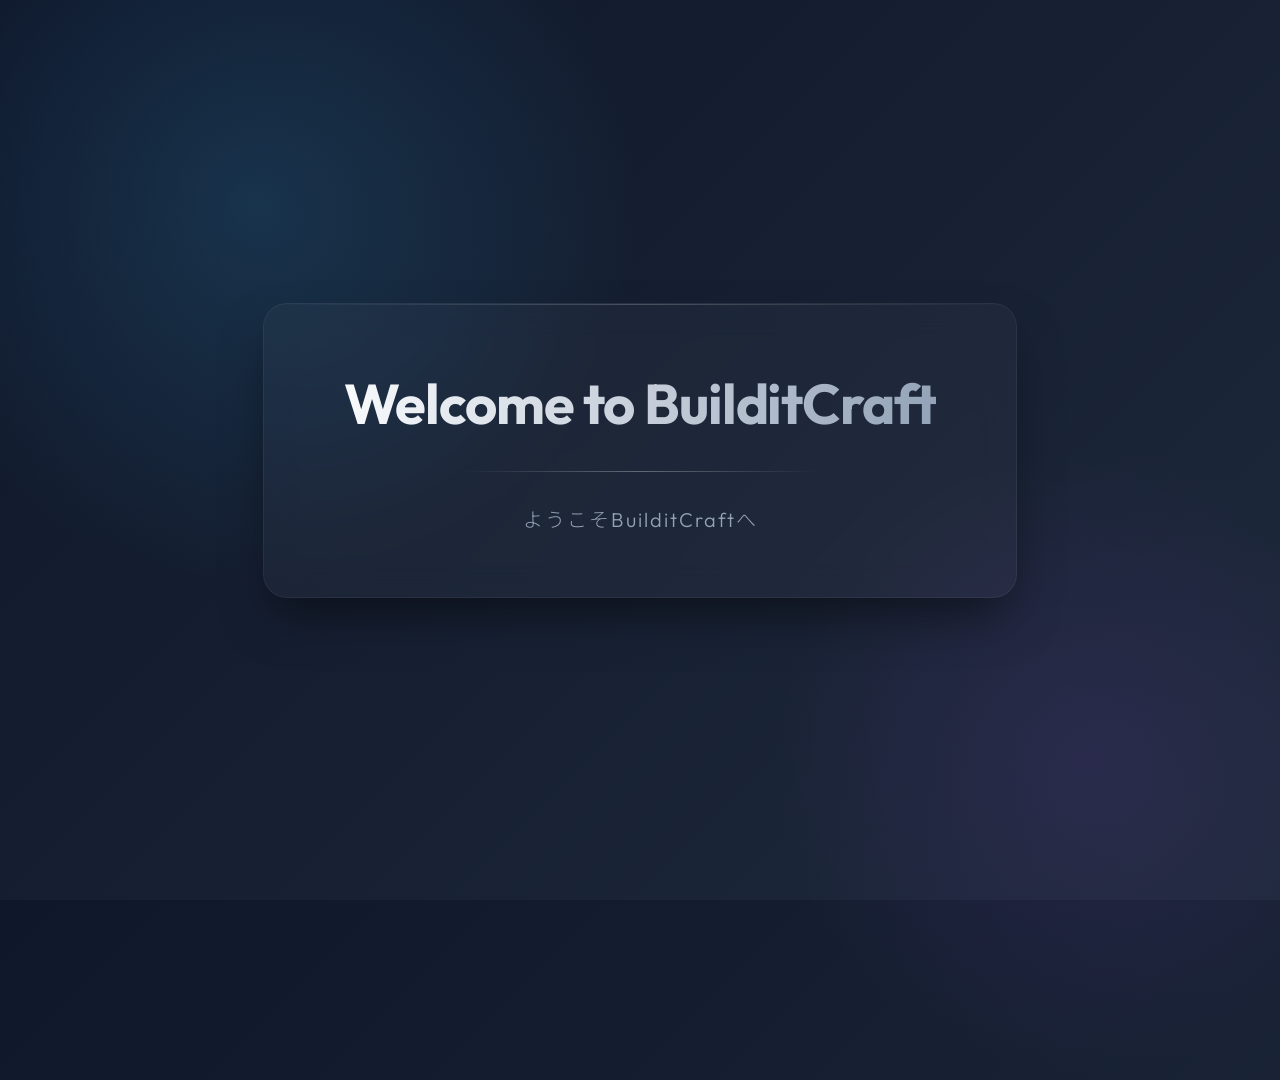
<file: index.html>
<!DOCTYPE html>
<html lang="ja">

<head>
    <meta charset="UTF-8">
    <meta name="viewport" content="width=device-width, initial-scale=1.0">
    <title>Welcome to BuilditCraft</title>
    <!-- 現代的で洗練されたフォントを読み込み -->
    <link rel="preconnect" href="https://fonts.googleapis.com">
    <link rel="preconnect" href="https://fonts.gstatic.com" crossorigin>
    <link
        href="https://fonts.googleapis.com/css2?family=Outfit:wght@300;500;700&family=Noto+Sans+JP:wght@300;400;500&display=swap"
        rel="stylesheet">

    <style>
        :root {
            --bg-color-1: #0f172a;
            /* 深いネイビー */
            --bg-color-2: #1e293b;
            /* 落ち着いたダークブルー */
            --text-primary: #f8fafc;
            --text-secondary: #94a3b8;
            --accent-glow: rgba(56, 189, 248, 0.15);
        }

        * {
            margin: 0;
            padding: 0;
            box-sizing: border-box;
        }

        body {
            font-family: 'Outfit', 'Noto Sans JP', sans-serif;
            background: linear-gradient(135deg, var(--bg-color-1) 0%, var(--bg-color-2) 100%);
            color: var(--text-primary);
            min-height: 100vh;
            display: flex;
            justify-content: center;
            align-items: center;
            overflow: hidden;
            position: relative;
        }

        /* 背景のかすかな光の装飾 */
        .ambient-light {
            position: absolute;
            width: 60vw;
            height: 60vw;
            background: radial-gradient(circle, var(--accent-glow) 0%, transparent 70%);
            border-radius: 50%;
            top: -20vh;
            left: -10vw;
            z-index: 0;
            pointer-events: none;
        }

        .ambient-light-2 {
            position: absolute;
            width: 50vw;
            height: 50vw;
            background: radial-gradient(circle, rgba(168, 85, 247, 0.1) 0%, transparent 70%);
            border-radius: 50%;
            bottom: -20vh;
            right: -10vw;
            z-index: 0;
            pointer-events: none;
        }

        /* メインコンテナ（グラスモーフィズム） */
        .glass-container {
            position: relative;
            z-index: 1;
            background: rgba(255, 255, 255, 0.03);
            backdrop-filter: blur(16px);
            -webkit-backdrop-filter: blur(16px);
            border: 1px solid rgba(255, 255, 255, 0.05);
            border-radius: 24px;
            padding: 4rem 5rem;
            text-align: center;
            box-shadow: 0 25px 50px -12px rgba(0, 0, 0, 0.5);
            opacity: 0;
            transform: translateY(30px);
            animation: fadeUp 1s cubic-bezier(0.16, 1, 0.3, 1) forwards;
            max-width: 90%;
        }

        .glass-container::before {
            content: '';
            position: absolute;
            top: 0;
            left: 0;
            right: 0;
            height: 1px;
            background: linear-gradient(90deg, transparent, rgba(255, 255, 255, 0.2), transparent);
            border-radius: 24px 24px 0 0;
        }

        /* 英語タイトル */
        h1 {
            font-size: 3.5rem;
            font-weight: 700;
            letter-spacing: -0.02em;
            margin-bottom: 1rem;
            background: linear-gradient(to right, #f8fafc, #94a3b8);
            -webkit-background-clip: text;
            -webkit-text-fill-color: transparent;
            background-clip: text;
            opacity: 0;
            transform: translateY(20px);
            animation: fadeUpItem 0.8s cubic-bezier(0.16, 1, 0.3, 1) 0.3s forwards;
        }

        /* 日本語テキスト */
        p.subtitle {
            font-size: 1.25rem;
            font-weight: 300;
            color: var(--text-secondary);
            letter-spacing: 0.1em;
            opacity: 0;
            transform: translateY(20px);
            animation: fadeUpItem 0.8s cubic-bezier(0.16, 1, 0.3, 1) 0.5s forwards;
        }

        /* 装飾的なライン */
        .decorative-line {
            width: 0px;
            height: 1px;
            background: linear-gradient(90deg, transparent, rgba(255, 255, 255, 0.3), transparent);
            margin: 2rem auto;
            animation: expandLine 1s cubic-bezier(0.16, 1, 0.3, 1) 0.8s forwards;
        }

        /* アニメーション定義 */
        @keyframes fadeUp {
            from {
                opacity: 0;
                transform: translateY(30px);
            }

            to {
                opacity: 1;
                transform: translateY(0);
            }
        }

        @keyframes fadeUpItem {
            from {
                opacity: 0;
                transform: translateY(20px);
            }

            to {
                opacity: 1;
                transform: translateY(0);
            }
        }

        @keyframes expandLine {
            from {
                width: 0px;
            }

            to {
                width: 60%;
            }
        }

        /* レスポンシブ対応 */
        @media (max-width: 768px) {
            .glass-container {
                padding: 3rem 2rem;
            }

            h1 {
                font-size: 2.5rem;
            }

            p.subtitle {
                font-size: 1rem;
            }
        }
    </style>
</head>

<body>
    <!-- 背景の光の装飾 -->
    <div class="ambient-light"></div>
    <div class="ambient-light-2"></div>

    <!-- メインコンテンツ -->
    <div class="glass-container">
        <h1>Welcome to BuilditCraft</h1>
        <div class="decorative-line"></div>
        <p class="subtitle">ようこそBuilditCraftへ</p>
    </div>
</body>

</html>
</file>
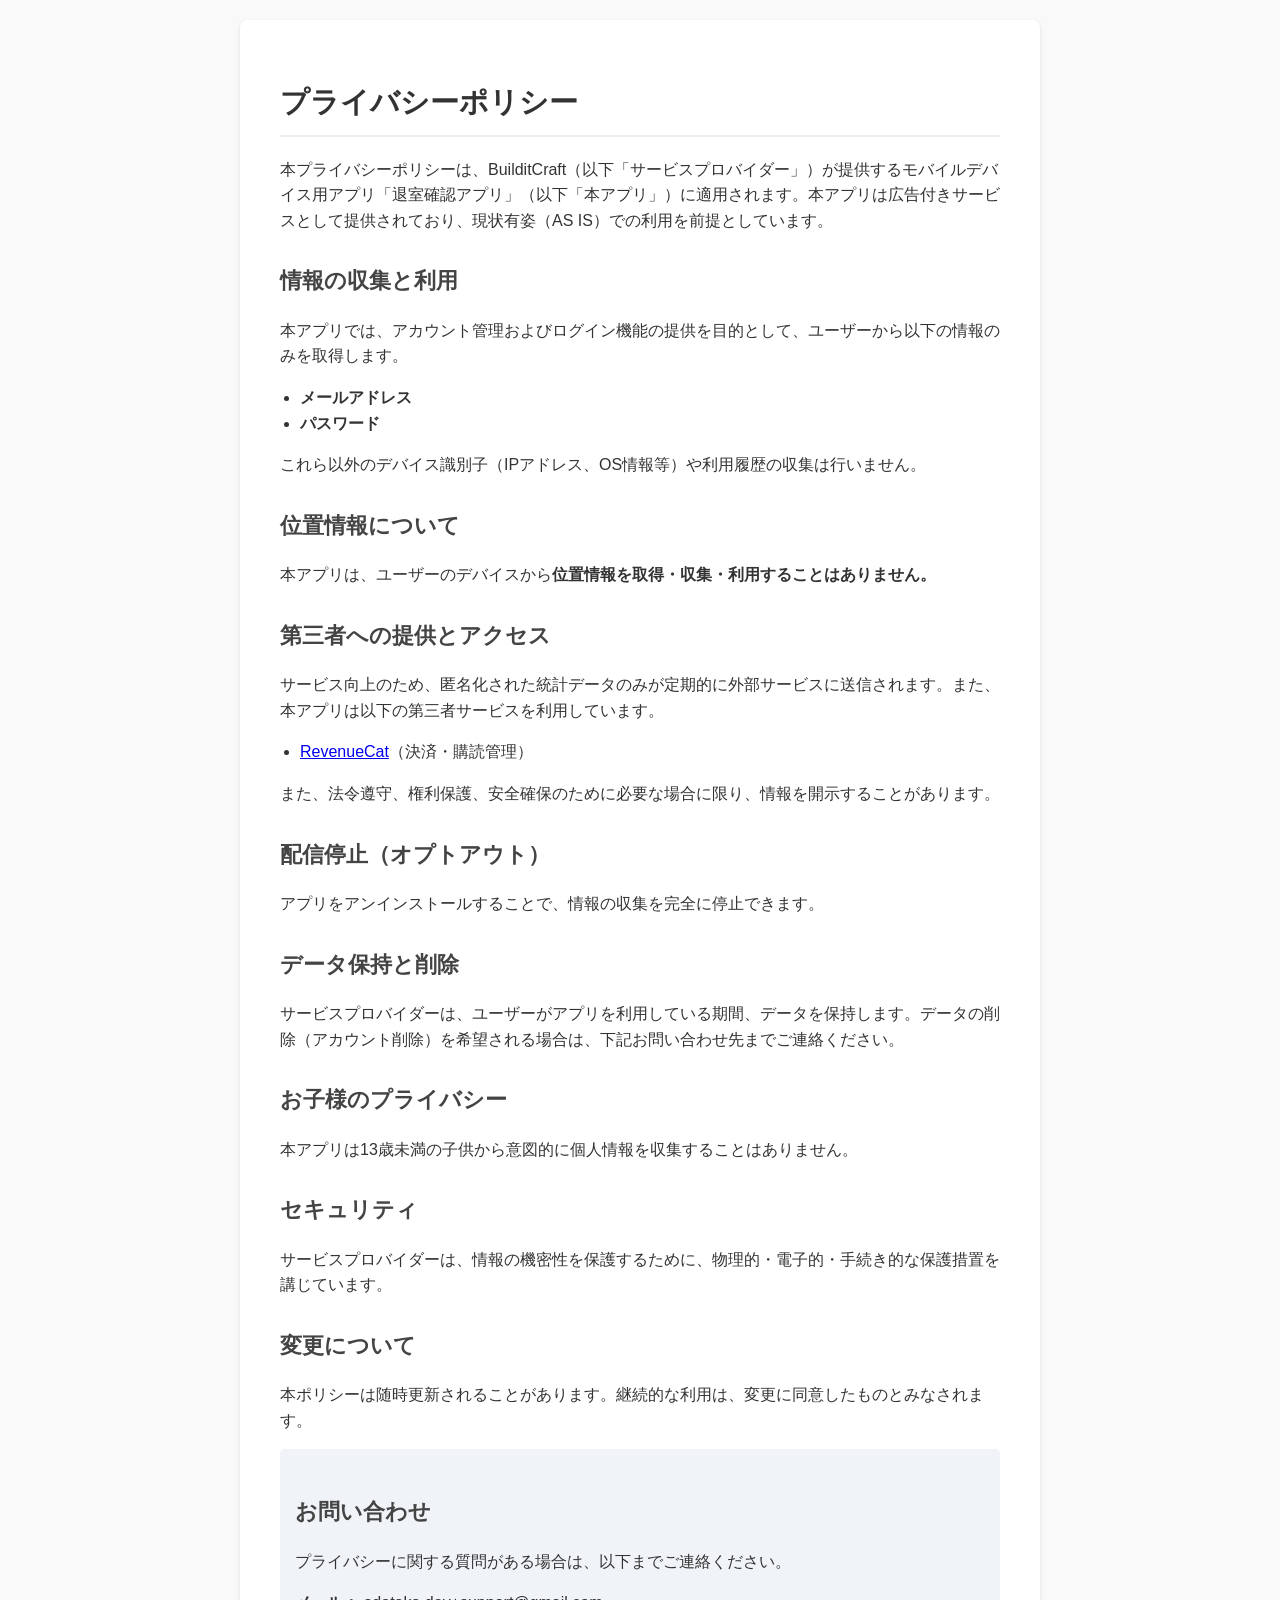
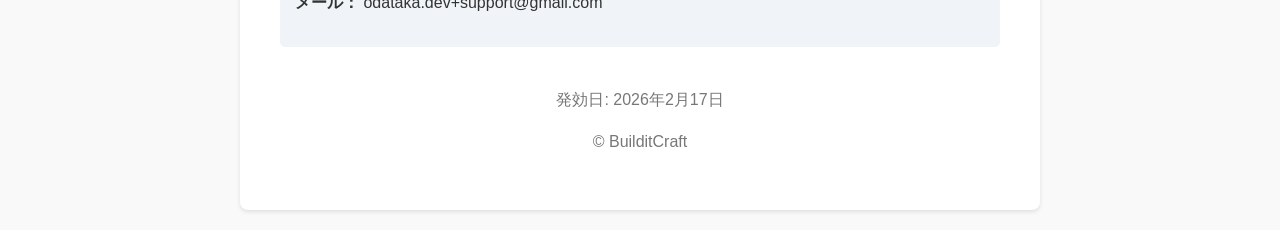
<file: floor_check/index.html>
<!DOCTYPE html>
<html lang="ja">

<head>
    <meta charset="UTF-8">
    <meta name="viewport" content="width=device-width, initial-scale=1.0">
    <title>プライバシーポリシー - 退室確認アプリ</title>
    <style>
        body {
            font-family: -apple-system, BlinkMacSystemFont, "Segoe UI", Roboto, "Helvetica Neue", Arial, sans-serif;
            line-height: 1.6;
            color: #333;
            max-width: 800px;
            margin: 0 auto;
            padding: 20px;
            background-color: #f9f9f9;
        }

        .container {
            background: #fff;
            padding: 40px;
            border-radius: 8px;
            box-shadow: 0 2px 4px rgba(0, 0, 0, 0.1);
        }

        h1 {
            font-size: 1.8rem;
            border-bottom: 2px solid #eee;
            padding-bottom: 10px;
        }

        h2 {
            font-size: 1.4rem;
            margin-top: 30px;
            color: #444;
        }

        p,
        li {
            font-size: 1rem;
        }

        ul {
            padding-left: 20px;
        }

        footer {
            margin-top: 40px;
            font-size: 0.9rem;
            color: #777;
            text-align: center;
        }

        .contact {
            background: #f0f4f8;
            padding: 15px;
            border-radius: 5px;
        }
    </style>
</head>

<body>
    <div class="container">
        <h1>プライバシーポリシー</h1>
        <p>本プライバシーポリシーは、BuilditCraft（以下「サービスプロバイダー」）が提供するモバイルデバイス用アプリ「退室確認アプリ」（以下「本アプリ」）に適用されます。本アプリは広告付きサービスとして提供されており、現状有姿（AS
            IS）での利用を前提としています。</p>

        <h2>情報の収集と利用</h2>
        <p>本アプリでは、アカウント管理およびログイン機能の提供を目的として、ユーザーから以下の情報のみを取得します。</p>
        <ul>
            <li><strong>メールアドレス</strong></li>
            <li><strong>パスワード</strong></li>
        </ul>
        <p>これら以外のデバイス識別子（IPアドレス、OS情報等）や利用履歴の収集は行いません。</p>

        <h2>位置情報について</h2>
        <p>本アプリは、ユーザーのデバイスから<strong>位置情報を取得・収集・利用することはありません。</strong></p>

        <h2>第三者への提供とアクセス</h2>
        <p>サービス向上のため、匿名化された統計データのみが定期的に外部サービスに送信されます。また、本アプリは以下の第三者サービスを利用しています。</p>
        <ul>
            <li><a href="https://www.revenuecat.com/privacy" target="_blank" rel="noopener">RevenueCat</a>（決済・購読管理）</li>
        </ul>
        <p>また、法令遵守、権利保護、安全確保のために必要な場合に限り、情報を開示することがあります。</p>

        <h2>配信停止（オプトアウト）</h2>
        <p>アプリをアンインストールすることで、情報の収集を完全に停止できます。</p>

        <h2>データ保持と削除</h2>
        <p>サービスプロバイダーは、ユーザーがアプリを利用している期間、データを保持します。データの削除（アカウント削除）を希望される場合は、下記お問い合わせ先までご連絡ください。</p>

        <h2>お子様のプライバシー</h2>
        <p>本アプリは13歳未満の子供から意図的に個人情報を収集することはありません。</p>

        <h2>セキュリティ</h2>
        <p>サービスプロバイダーは、情報の機密性を保護するために、物理的・電子的・手続き的な保護措置を講じています。</p>

        <h2>変更について</h2>
        <p>本ポリシーは随時更新されることがあります。継続的な利用は、変更に同意したものとみなされます。</p>

        <div class="contact">
            <h2>お問い合わせ</h2>
            <p>プライバシーに関する質問がある場合は、以下までご連絡ください。</p>
            <p><strong>メール：</strong> odataka.dev+support@gmail.com</p>
        </div>

        <footer>
            <p>発効日: 2026年2月17日</p>
            <p>&copy; BuilditCraft</p>
        </footer>
    </div>
</body>

</html>
</file>
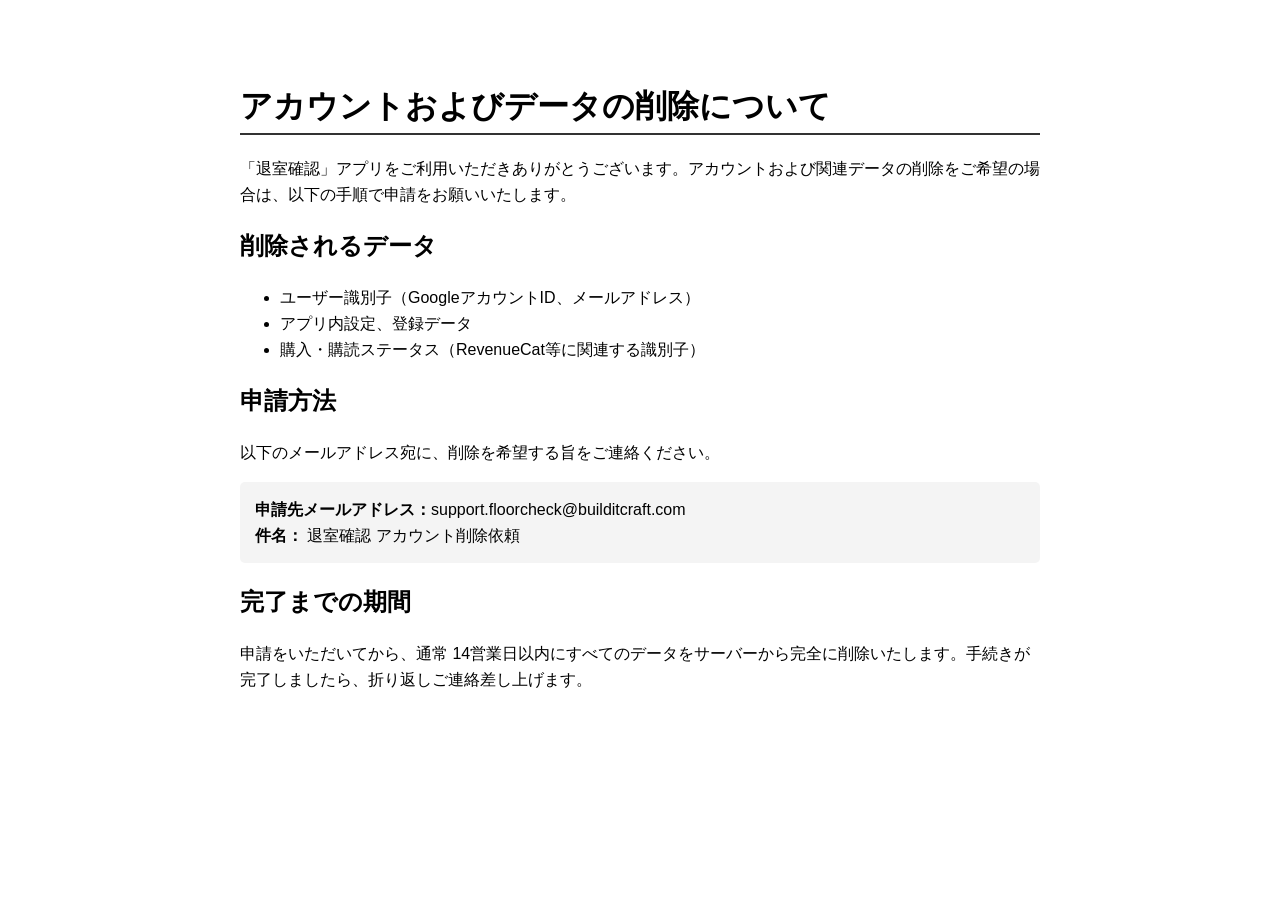
<file: floor_check/deletion.html>
<!DOCTYPE html>
<html lang="ja">

<head>
    <meta charset="UTF-8">
    <title>アカウント削除申請 - 退室確認</title>
    <style>
        body {
            font-family: sans-serif;
            line-height: 1.6;
            max-width: 800px;
            margin: 40px auto;
            padding: 20px;
        }

        h1 {
            border-bottom: 2px solid #333;
        }

        .contact {
            background: #f4f4f4;
            padding: 15px;
            border-radius: 5px;
        }
    </style>
</head>

<body>
    <h1>アカウントおよびデータの削除について</h1>
    <p>「退室確認」アプリをご利用いただきありがとうございます。アカウントおよび関連データの削除をご希望の場合は、以下の手順で申請をお願いいたします。</p>

    <h2>削除されるデータ</h2>
    <ul>
        <li>ユーザー識別子（GoogleアカウントID、メールアドレス）</li>
        <li>アプリ内設定、登録データ</li>
        <li>購入・購読ステータス（RevenueCat等に関連する識別子）</li>
    </ul>

    <h2>申請方法</h2>
    <p>以下のメールアドレス宛に、削除を希望する旨をご連絡ください。</p>
    <div class="contact">
        <strong>申請先メールアドレス：</strong>support.floorcheck@builditcraft.com<br>
        <strong>件名：</strong> 退室確認 アカウント削除依頼
    </div>

    <h2>完了までの期間</h2>
    <p>申請をいただいてから、通常 14営業日以内にすべてのデータをサーバーから完全に削除いたします。手続きが完了しましたら、折り返しご連絡差し上げます。</p>

</body>

</html>
</file>
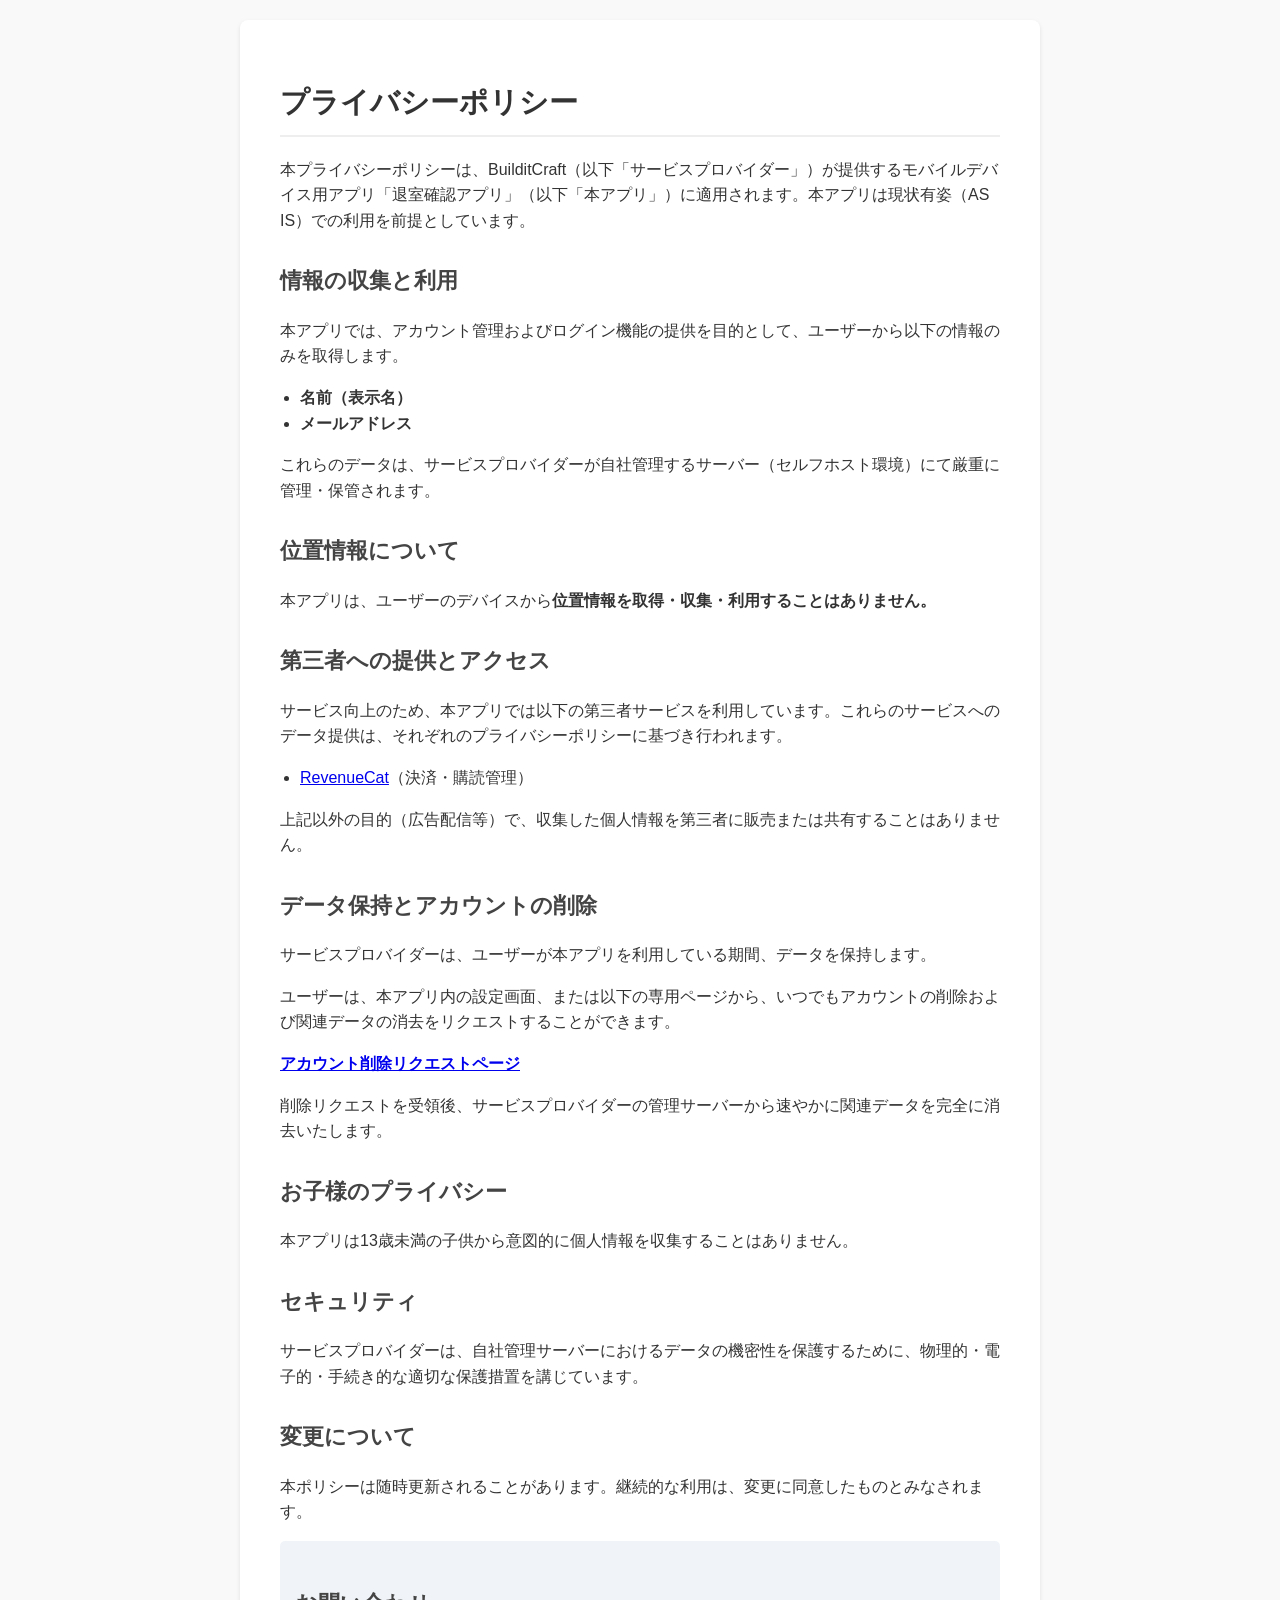
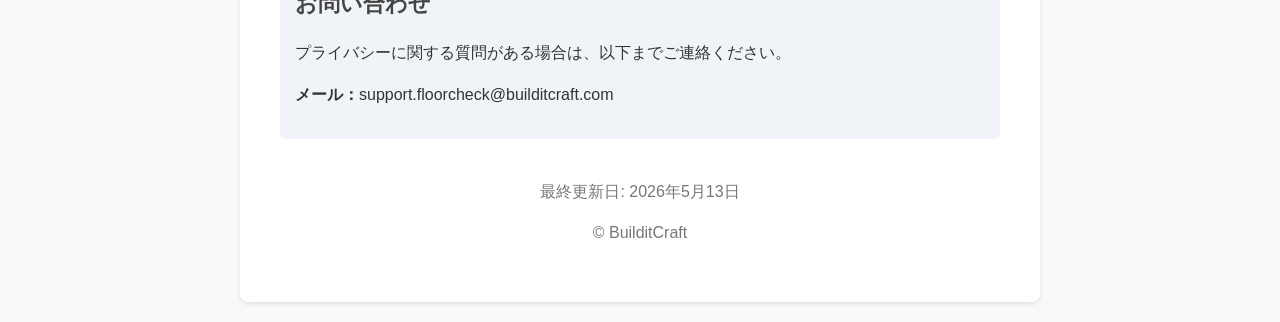
<file: floor_check/privacy-policy.html>
<!DOCTYPE html>
<html lang="ja">

<head>
    <meta charset="UTF-8">
    <meta name="viewport" content="width=device-width, initial-scale=1.0">
    <title>プライバシーポリシー - 退室確認アプリ</title>
    <style>
        body {
            font-family: -apple-system, BlinkMacSystemFont, "Segoe UI", Roboto, "Helvetica Neue", Arial, sans-serif;
            line-height: 1.6;
            color: #333;
            max-width: 800px;
            margin: 0 auto;
            padding: 20px;
            background-color: #f9f9f9;
        }

        .container {
            background: #fff;
            padding: 40px;
            border-radius: 8px;
            box-shadow: 0 2px 4px rgba(0, 0, 0, 0.1);
        }

        h1 {
            font-size: 1.8rem;
            border-bottom: 2px solid #eee;
            padding-bottom: 10px;
        }

        h2 {
            font-size: 1.4rem;
            margin-top: 30px;
            color: #444;
        }

        p,
        li {
            font-size: 1rem;
        }

        ul {
            padding-left: 20px;
        }

        footer {
            margin-top: 40px;
            font-size: 0.9rem;
            color: #777;
            text-align: center;
        }

        .contact {
            background: #f0f4f8;
            padding: 15px;
            border-radius: 5px;
        }

        .deletion-link {
            font-weight: bold;
            color: #d93025;
        }
    </style>
</head>

<body>
    <div class="container">
        <h1>プライバシーポリシー</h1>
        <p>本プライバシーポリシーは、BuilditCraft（以下「サービスプロバイダー」）が提供するモバイルデバイス用アプリ「退室確認アプリ」（以下「本アプリ」）に適用されます。本アプリは現状有姿（AS
            IS）での利用を前提としています。</p>

        <h2>情報の収集と利用</h2>
        <p>本アプリでは、アカウント管理およびログイン機能の提供を目的として、ユーザーから以下の情報のみを取得します。</p>
        <ul>
            <li><strong>名前（表示名）</strong></li>
            <li><strong>メールアドレス</strong></li>
        </ul>
        <p>これらのデータは、サービスプロバイダーが自社管理するサーバー（セルフホスト環境）にて厳重に管理・保管されます。</p>

        <h2>位置情報について</h2>
        <p>本アプリは、ユーザーのデバイスから<strong>位置情報を取得・収集・利用することはありません。</strong></p>

        <h2>第三者への提供とアクセス</h2>
        <p>サービス向上のため、本アプリでは以下の第三者サービスを利用しています。これらのサービスへのデータ提供は、それぞれのプライバシーポリシーに基づき行われます。</p>
        <ul>
            <li><a href="https://www.revenuecat.com/privacy" target="_blank" rel="noopener">RevenueCat</a>（決済・購読管理）</li>
        </ul>
        <p>上記以外の目的（広告配信等）で、収集した個人情報を第三者に販売または共有することはありません。</p>

        <h2>データ保持とアカウントの削除</h2>
        <p>サービスプロバイダーは、ユーザーが本アプリを利用している期間、データを保持します。</p>
        <p>ユーザーは、本アプリ内の設定画面、または以下の専用ページから、いつでもアカウントの削除および関連データの消去をリクエストすることができます。</p>
        <p class="deletion-link">
            <a href="https://pages.builditcraft.com/floor_check/deletion.html">アカウント削除リクエストページ</a>
        </p>
        <p>削除リクエストを受領後、サービスプロバイダーの管理サーバーから速やかに関連データを完全に消去いたします。</p>

        <h2>お子様のプライバシー</h2>
        <p>本アプリは13歳未満の子供から意図的に個人情報を収集することはありません。</p>

        <h2>セキュリティ</h2>
        <p>サービスプロバイダーは、自社管理サーバーにおけるデータの機密性を保護するために、物理的・電子的・手続き的な適切な保護措置を講じています。</p>

        <h2>変更について</h2>
        <p>本ポリシーは随時更新されることがあります。継続的な利用は、変更に同意したものとみなされます。</p>

        <div class="contact">
            <h2>お問い合わせ</h2>
            <p>プライバシーに関する質問がある場合は、以下までご連絡ください。</p>
            <p><strong>メール：</strong>support.floorcheck@builditcraft.com</p>
        </div>

        <footer>
            <p>最終更新日: 2026年5月13日</p>
            <p>&copy; BuilditCraft</p>
        </footer>
    </div>
</body>

</html>
</file>
